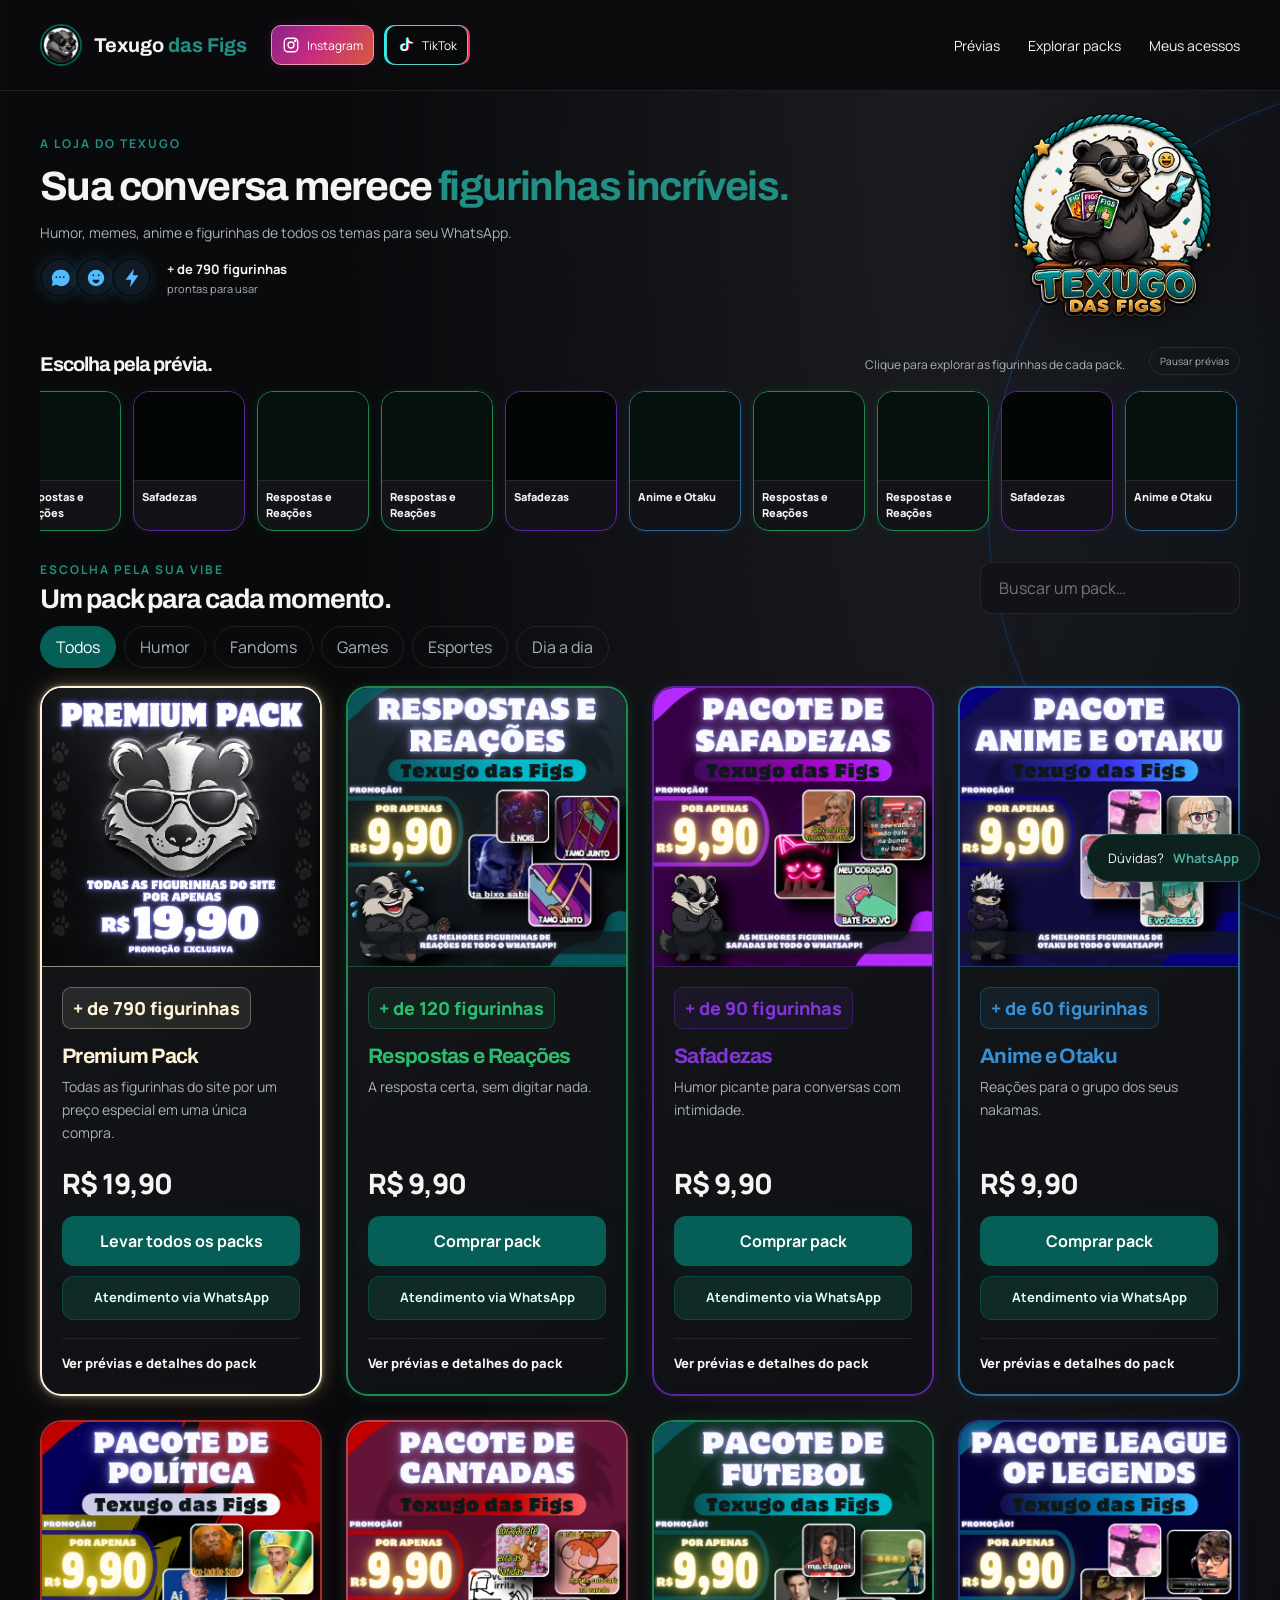
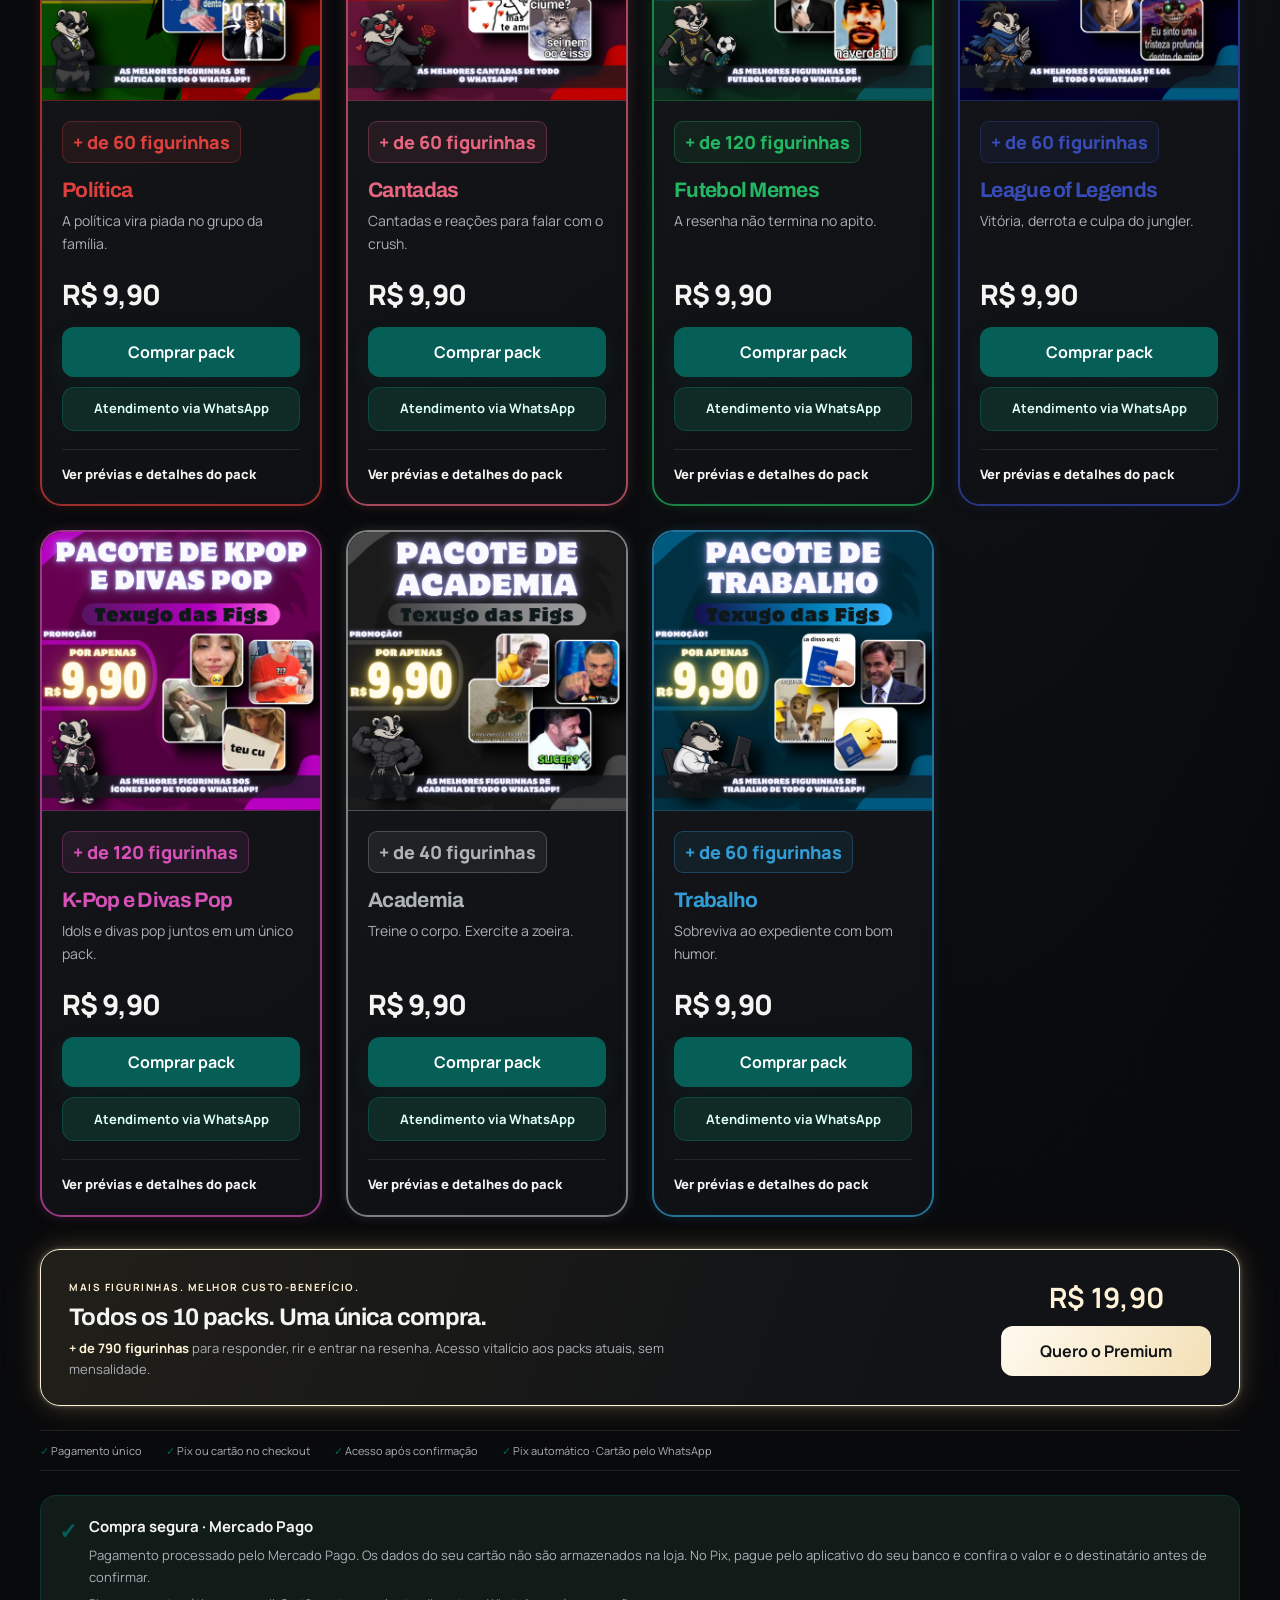
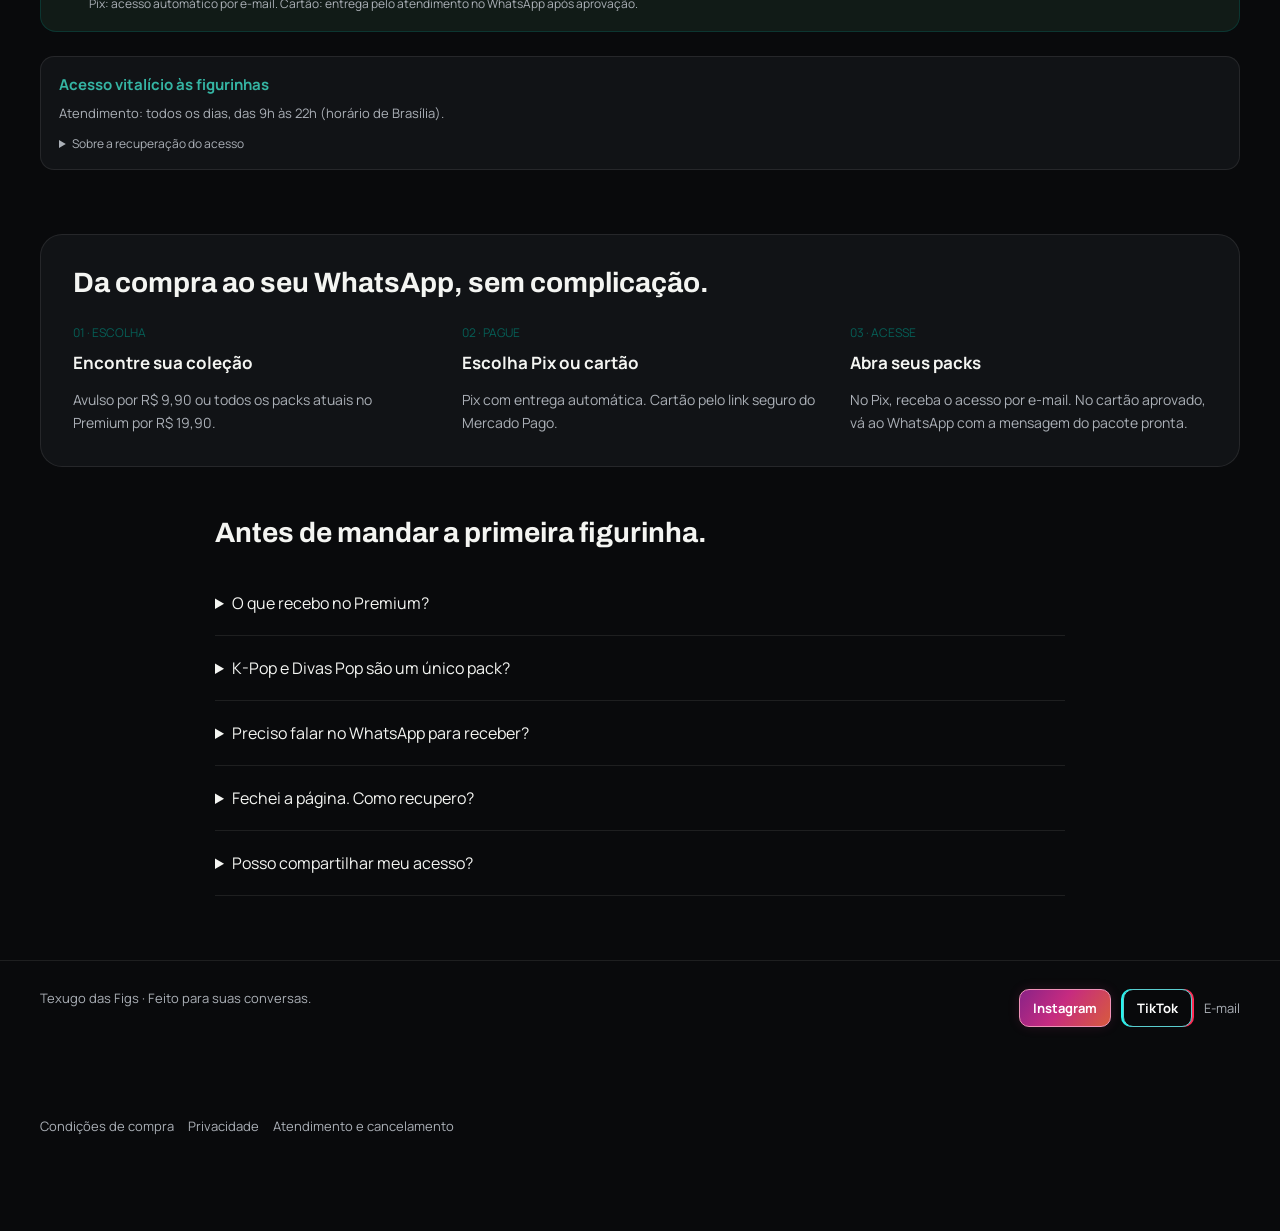
<file: index.html>
<!doctype html>
<html lang="pt-BR">
<head>
  <meta charset="utf-8"><meta name="viewport" content="width=device-width,initial-scale=1">
  <meta name="referrer" content="no-referrer"><meta name="theme-color" content="#050b09"><meta name="robots" content="noindex,nofollow">
  <meta name="description" content="Texugo das Figs — escolha seu pack, pague e acesse seus canais.">
  <title>Texugo das Figs · Seus packs, sem complicação</title>
  <link rel="icon" href="./media/icone02.png"><link rel="stylesheet" href="./styles.css?v=c48d117406fb">
  <script src="./app.js?v=14a1994e0dd2" type="module"></script>
</head>
<body>
  <div id="demo-banner" class="demo-banner" hidden>PRÉVIA LOCAL · Pagamentos e e-mails simulados. Nenhuma cobrança real.</div>
  <header class="header"><div class="brand-zone"><a class="brand" id="home-link" href="/"><img src="./media/icone02.png" alt=""><span>Texugo <strong>das Figs</strong></span></a><div class="social-links" aria-label="Redes sociais"><a class="social-link" href="https://www.instagram.com/texugodasfigs/" target="_blank" rel="noopener noreferrer" aria-label="Instagram do Texugo das Figs"><svg viewBox="0 0 24 24" aria-hidden="true"><rect x="3" y="3" width="18" height="18" rx="5"/><circle cx="12" cy="12" r="4"/><circle cx="17.5" cy="6.5" r=".8"/></svg><span>Instagram</span></a><a class="social-link" href="https://www.tiktok.com/@texugodasfigs" target="_blank" rel="noopener noreferrer" aria-label="TikTok do Texugo das Figs"><svg viewBox="0 0 24 24" aria-hidden="true"><path d="M14 3v12a4 4 0 1 1-4-4m4-8c0 4 3 6 6 6"/></svg><span>TikTok</span></a></div></div><nav aria-label="Principal"><a id="previews-link" href="/#previas">Prévias</a><a id="catalog-link" href="/#packs">Explorar packs</a><a id="recover-link" href="/recuperar">Meus acessos</a></nav></header>
  <main id="main" tabindex="-1"><p class="loading">Preparando suas figurinhas…</p></main>
  <footer><span>Texugo das Figs · Feito para suas conversas.</span><div class="footer-socials"><a href="https://www.instagram.com/texugodasfigs/" target="_blank" rel="noopener noreferrer">Instagram</a><a href="https://www.tiktok.com/@texugodasfigs" target="_blank" rel="noopener noreferrer">TikTok</a><a href="mailto:texugodasfigs@gmail.com">E-mail</a></div></footer>
  <a class="support" target="_blank" rel="noopener noreferrer" href="https://wa.me/5588992367356?text=Ol%C3%A1%2C%20Texugo%20das%20Figs!%20Queria%20saber%20mais%20sobre%20os%20seus%20packs." aria-label="Tirar dúvidas no WhatsApp">Dúvidas? <span>WhatsApp</span></a>
  <div class="policy-links" aria-label="Informações da loja"><a href="/condicoes">Condições de compra</a><a href="/privacidade">Privacidade</a><a href="/atendimento">Atendimento e cancelamento</a></div>
  <noscript>Ative o JavaScript para escolher um pacote e acompanhar sua compra.</noscript>
</body>
</html>
</file>
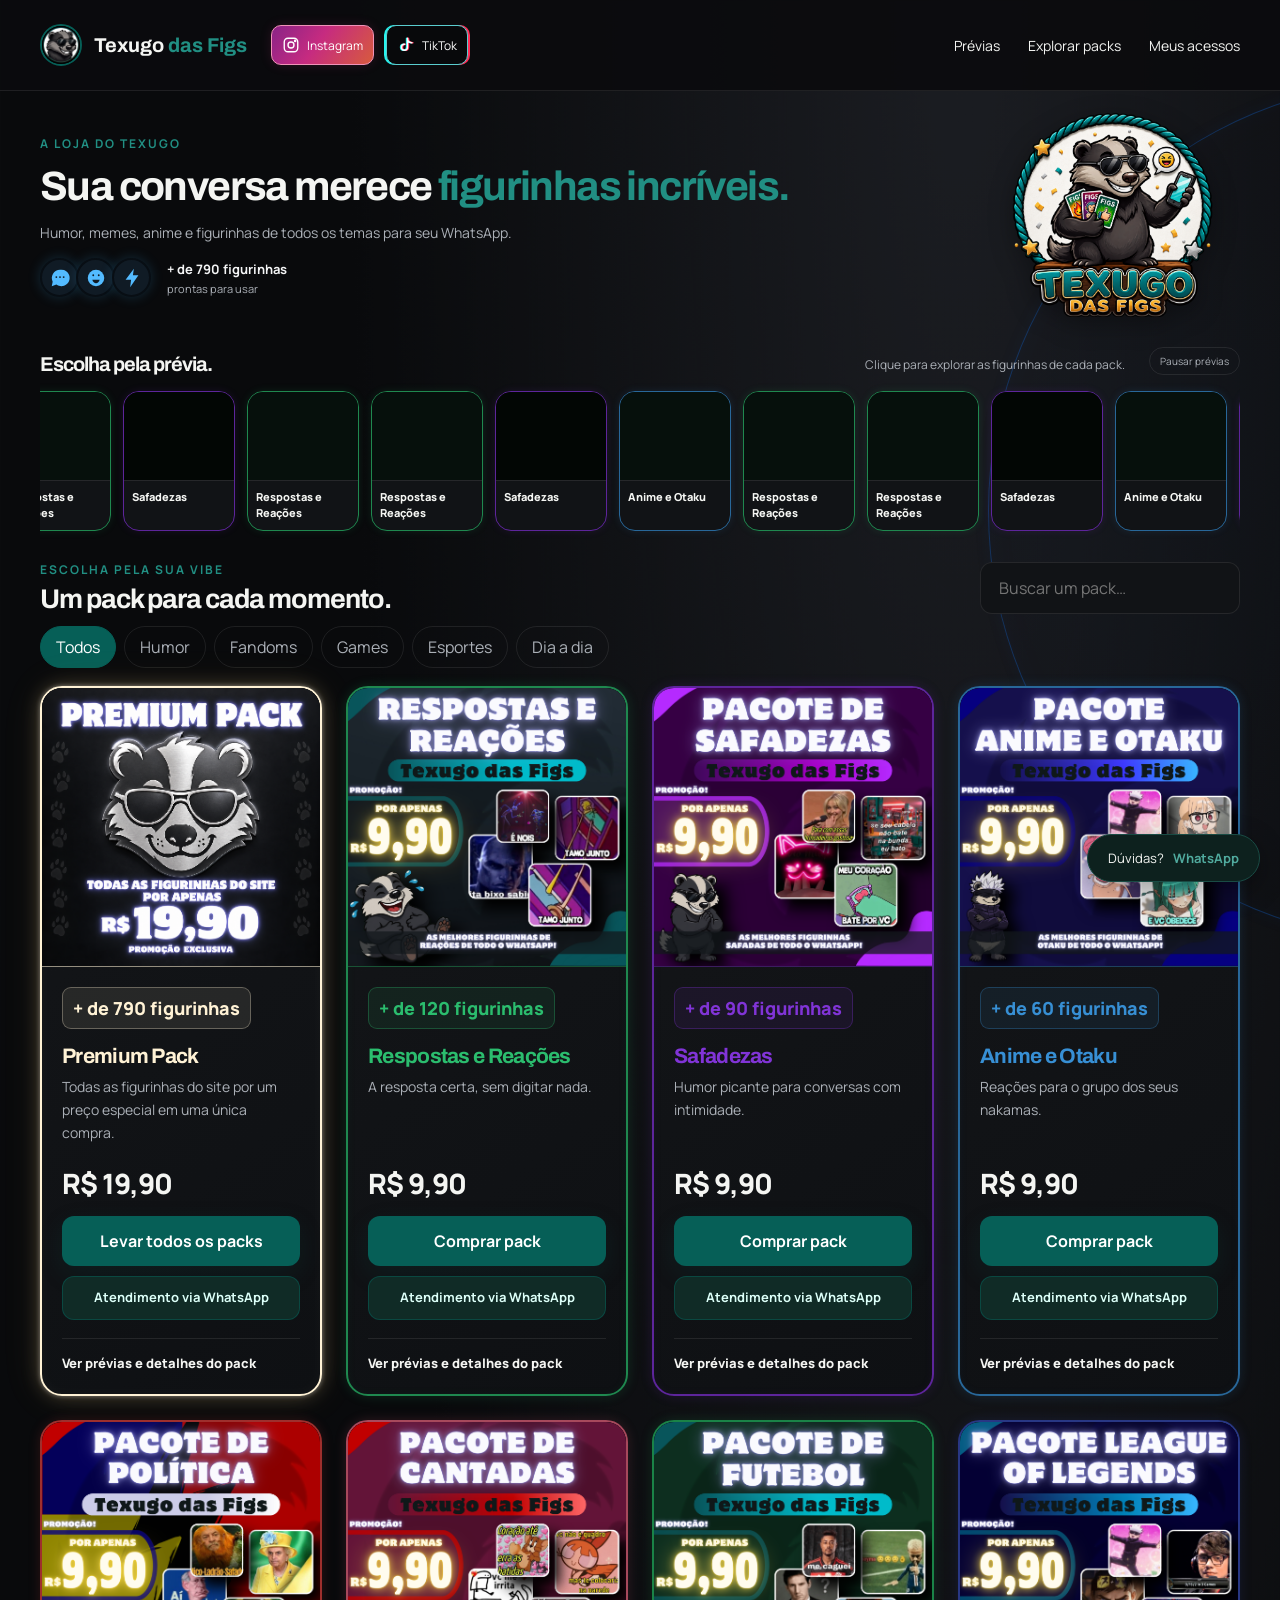
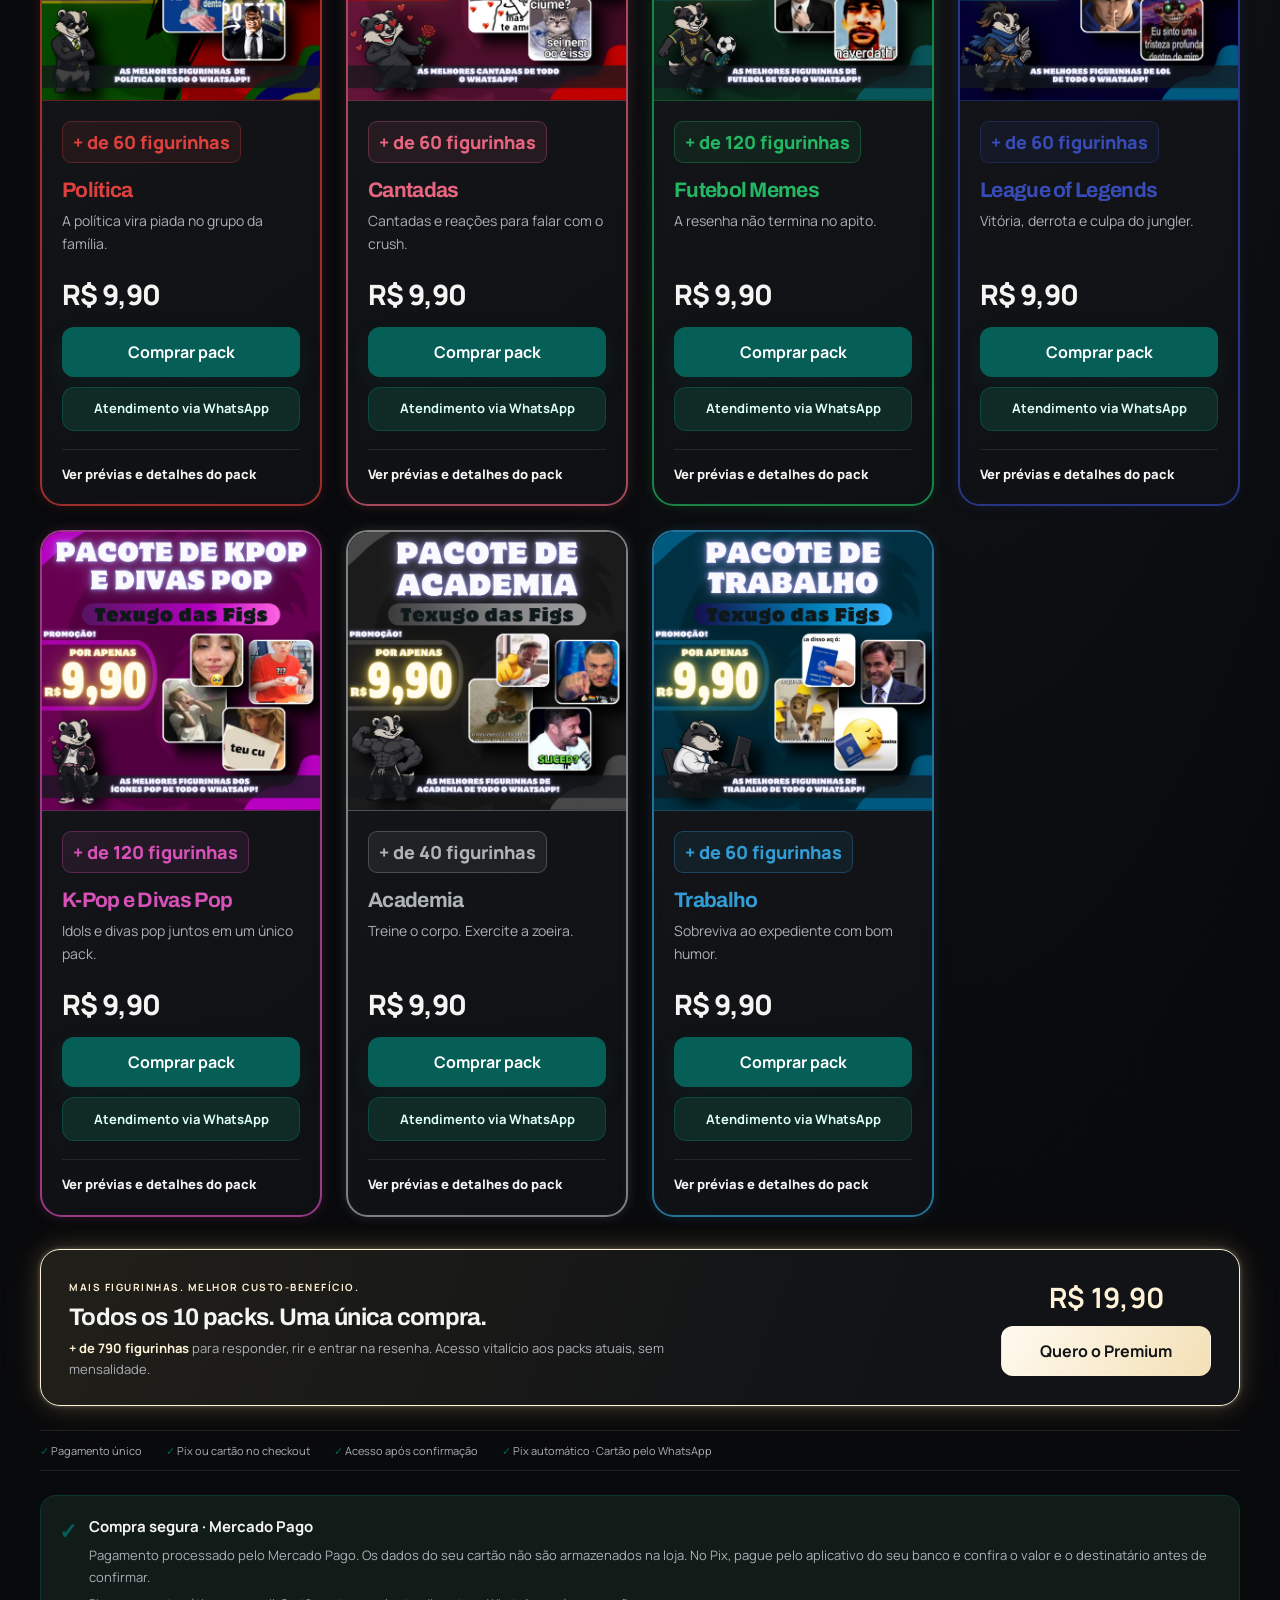
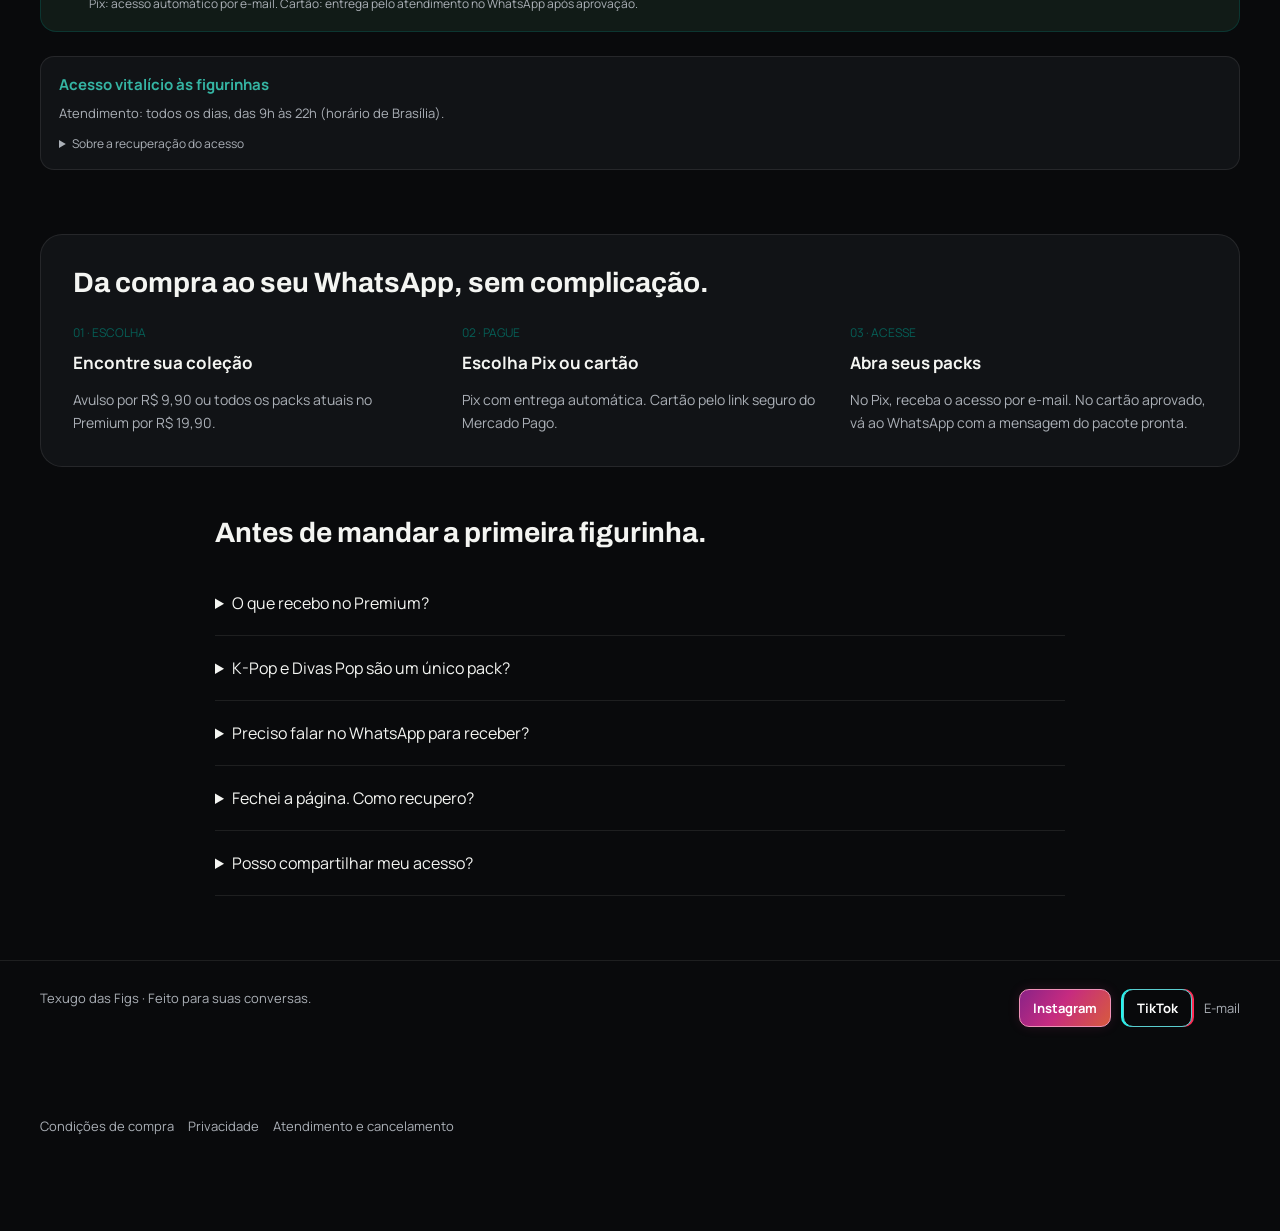
<file: tiktok/index.html>
<!doctype html>
<html lang="pt-BR">
<head>
  <meta charset="utf-8"><meta name="viewport" content="width=device-width,initial-scale=1">
  <meta name="referrer" content="no-referrer"><meta name="theme-color" content="#050b09"><meta name="robots" content="noindex,nofollow">
  <meta name="description" content="Texugo das Figs — escolha seu pack, pague e acesse seus canais.">
  <title>Texugo das Figs · Seus packs, sem complicação</title>
  <link rel="icon" href="../media/icone02.png"><link rel="stylesheet" href="../styles.css?v=c48d117406fb">
  <script src="../app.js?v=14a1994e0dd2" type="module"></script>
</head>
<body>
  <div id="demo-banner" class="demo-banner" hidden>PRÉVIA LOCAL · Pagamentos e e-mails simulados. Nenhuma cobrança real.</div>
  <header class="header"><div class="brand-zone"><a class="brand" id="home-link" href="/"><img src="../media/icone02.png" alt=""><span>Texugo <strong>das Figs</strong></span></a><div class="social-links" aria-label="Redes sociais"><a class="social-link" href="https://www.instagram.com/texugodasfigs/" target="_blank" rel="noopener noreferrer" aria-label="Instagram do Texugo das Figs"><svg viewBox="0 0 24 24" aria-hidden="true"><rect x="3" y="3" width="18" height="18" rx="5"/><circle cx="12" cy="12" r="4"/><circle cx="17.5" cy="6.5" r=".8"/></svg><span>Instagram</span></a><a class="social-link" href="https://www.tiktok.com/@texugodasfigs" target="_blank" rel="noopener noreferrer" aria-label="TikTok do Texugo das Figs"><svg viewBox="0 0 24 24" aria-hidden="true"><path d="M14 3v12a4 4 0 1 1-4-4m4-8c0 4 3 6 6 6"/></svg><span>TikTok</span></a></div></div><nav aria-label="Principal"><a id="previews-link" href="/#previas">Prévias</a><a id="catalog-link" href="/#packs">Explorar packs</a><a id="recover-link" href="/recuperar">Meus acessos</a></nav></header>
  <main id="main" tabindex="-1"><p class="loading">Preparando suas figurinhas…</p></main>
  <footer><span>Texugo das Figs · Feito para suas conversas.</span><div class="footer-socials"><a href="https://www.instagram.com/texugodasfigs/" target="_blank" rel="noopener noreferrer">Instagram</a><a href="https://www.tiktok.com/@texugodasfigs" target="_blank" rel="noopener noreferrer">TikTok</a><a href="mailto:texugodasfigs@gmail.com">E-mail</a></div></footer>
  <a class="support" target="_blank" rel="noopener noreferrer" href="https://wa.me/5588992367356?text=Ol%C3%A1%2C%20Texugo%20das%20Figs!%20Queria%20saber%20mais%20sobre%20os%20seus%20packs." aria-label="Tirar dúvidas no WhatsApp">Dúvidas? <span>WhatsApp</span></a>
  <div class="policy-links" aria-label="Informações da loja"><a href="/condicoes">Condições de compra</a><a href="/privacidade">Privacidade</a><a href="/atendimento">Atendimento e cancelamento</a></div>
  <noscript>Ative o JavaScript para escolher um pacote e acompanhar sua compra.</noscript>
</body>
</html>
</file>
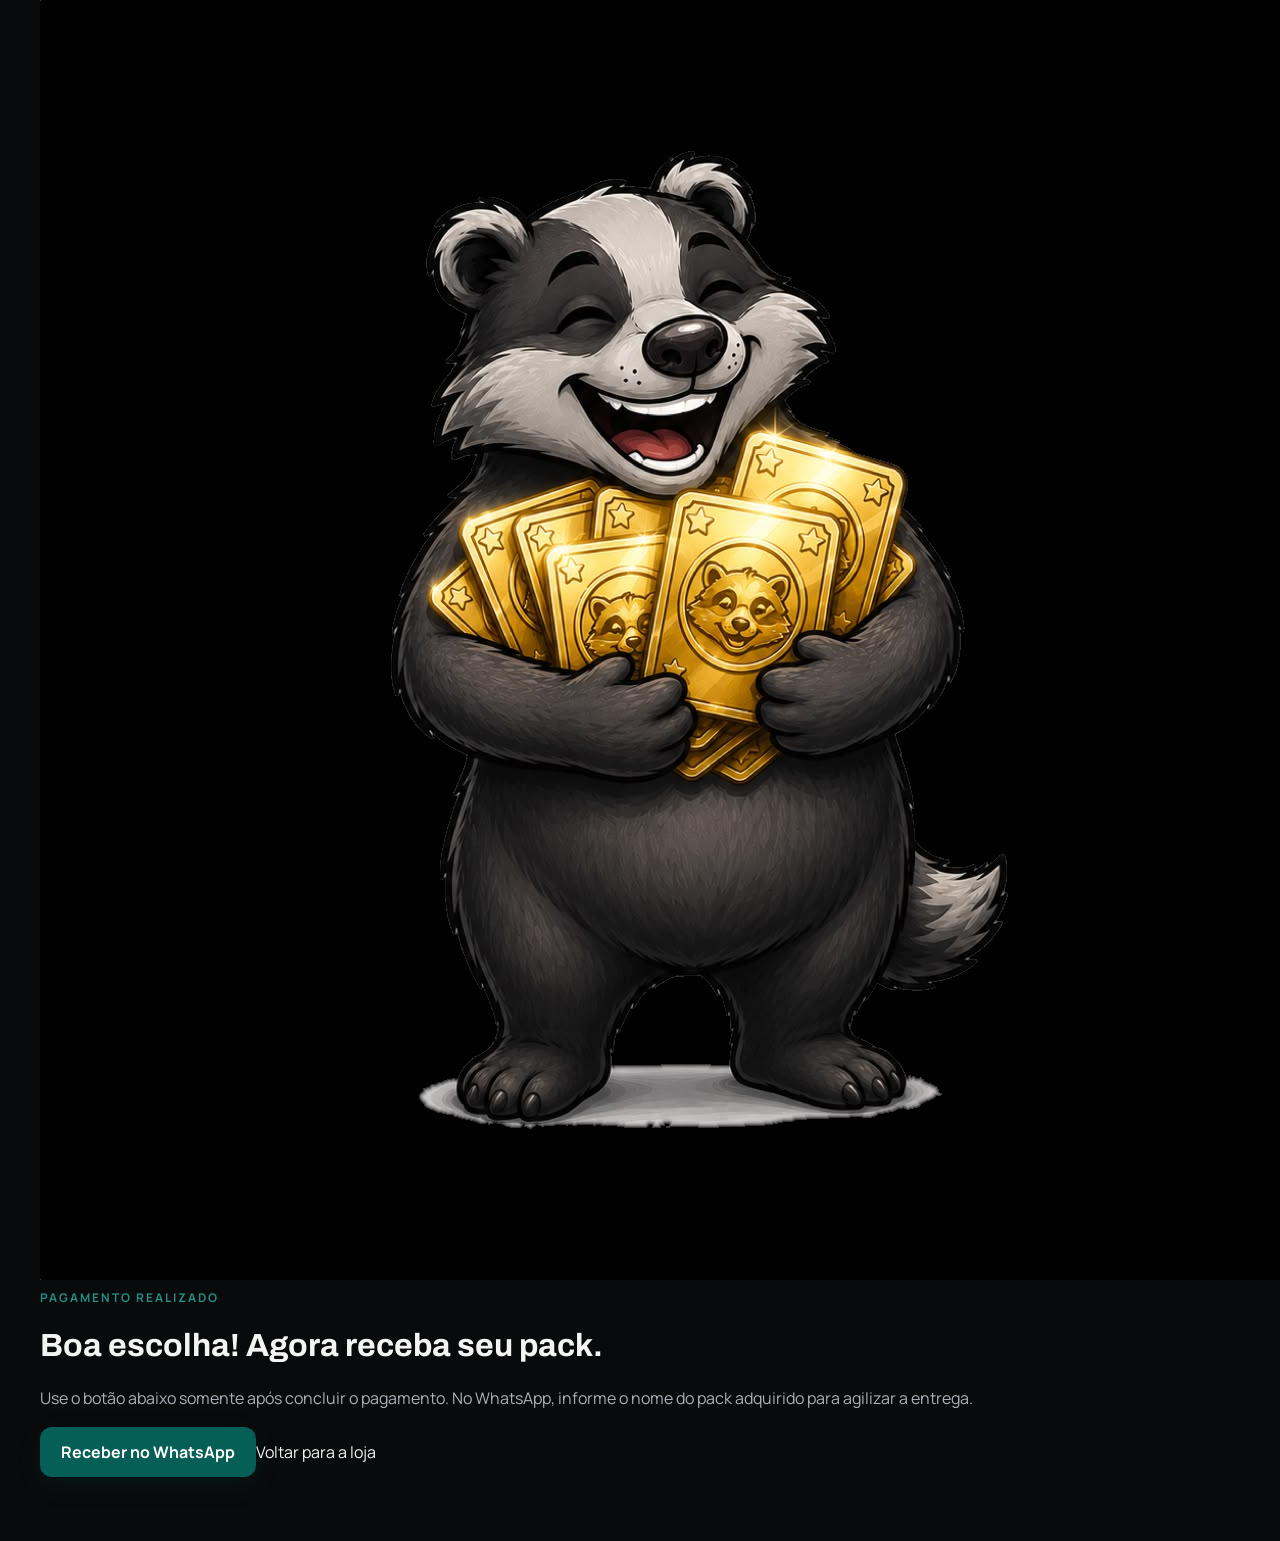
<file: obrigado.html>
<!doctype html><html lang="pt-BR"><head><meta charset="utf-8"><meta name="viewport" content="width=device-width,initial-scale=1"><title>Receba seu pack — Texugo das Figs</title><link rel="icon" href="assets/icone.png"><link rel="stylesheet" href="styles.css"></head><body><main class="success-page"><img src="assets/mascote-cartoes.jpeg" alt="Texugo feliz"><span class="eyebrow">PAGAMENTO REALIZADO</span><h1>Boa escolha! Agora receba seu pack.</h1><p>Use o botão abaixo somente após concluir o pagamento. No WhatsApp, informe o nome do pack adquirido para agilizar a entrega.</p><a class="button primary" data-whatsapp-post-payment href="#">Receber no WhatsApp</a><a class="text-link" href="index.html">Voltar para a loja</a></main><script src="data.js"></script><script src="app.js"></script></body></html>
</file>
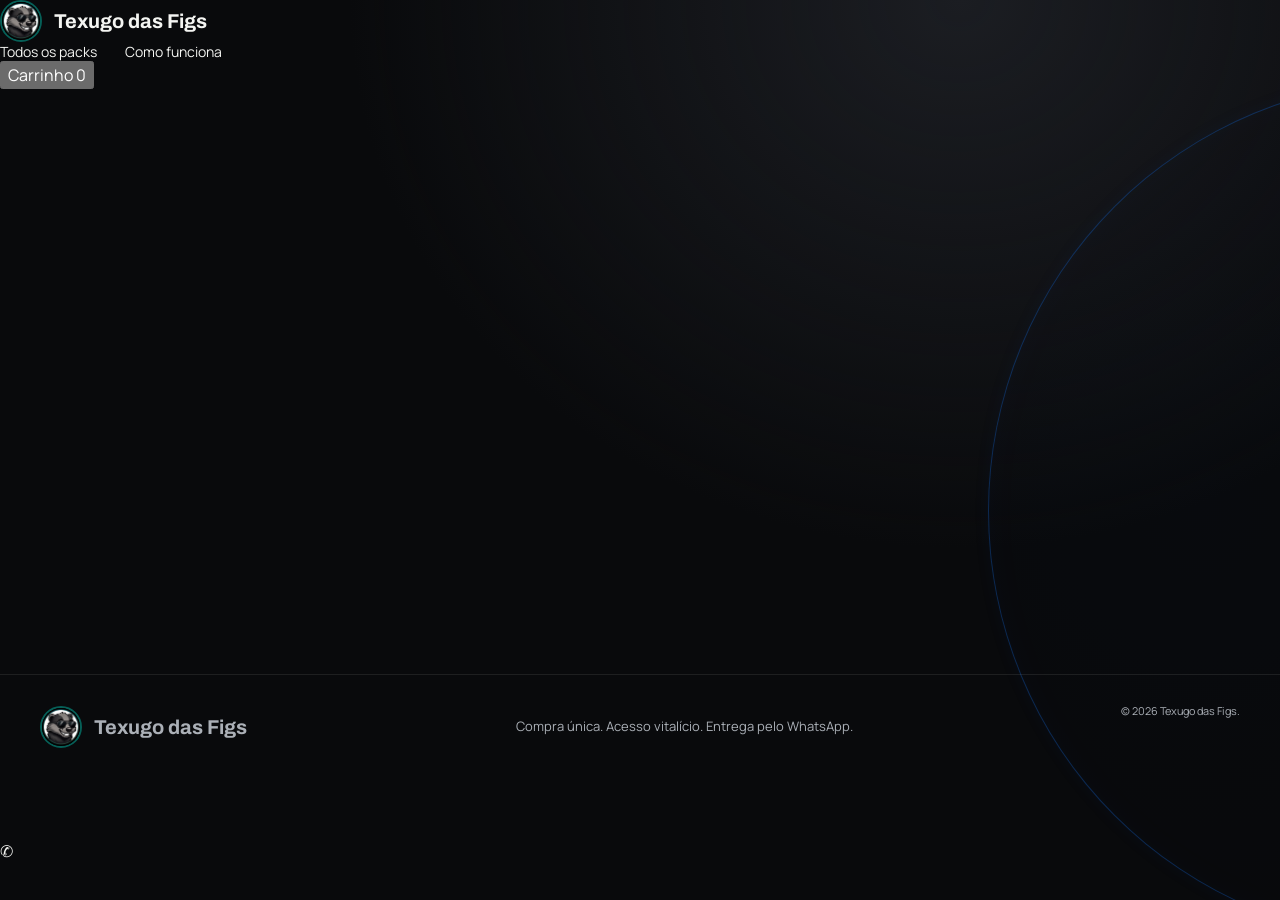
<file: pack.html>
<!doctype html><html lang="pt-BR"><head><meta charset="utf-8"><meta name="viewport" content="width=device-width,initial-scale=1"><meta name="theme-color" content="#061510"><title>Pack — Texugo das Figs</title><link rel="icon" href="assets/icone02.png"><link rel="stylesheet" href="styles.css"></head><body>
<header class="site-header"><a class="brand" href="index.html"><img src="assets/icone02.png" alt="Ícone do Texugo das Figs"><span>Texugo <b>das Figs</b></span></a><nav><a href="index.html#packs">Todos os packs</a><a href="index.html#como-funciona">Como funciona</a></nav><button class="cart-button" data-cart-open>Carrinho <span data-cart-count>0</span></button></header>
<main id="product-page"></main>
<footer><a class="brand" href="index.html"><img src="assets/icone02.png" alt="Ícone do Texugo das Figs"><span>Texugo <b>das Figs</b></span></a><p>Compra única. Acesso vitalício. Entrega pelo WhatsApp.</p><small>© 2026 Texugo das Figs.</small></footer>
<div class="cart-overlay" data-cart-overlay hidden><aside class="cart" role="dialog" aria-modal="true"><div class="cart-head"><h2>Seu carrinho</h2><button data-cart-close>×</button></div><div data-cart-items></div><div class="cart-total"><span>Total</span><strong data-cart-total>R$ 0,00</strong></div><button class="button primary wide" data-checkout>Finalizar compra</button></aside></div>
<a class="whatsapp-float" data-social="whatsapp" href="#">✆</a><script src="data.js"></script><script src="app.js"></script></body></html>
</file>
<file: styles.css>
@import url('https://fonts.googleapis.com/css2?family=Archivo:wght@500;600;700;800;900&family=Manrope:wght@400;500;600;700;800&display=swap');
:root{color-scheme:dark;--bg:#050b09;--panel:#0a1512;--line:rgba(255,255,255,.11);--text:#f4f5f2;--muted:#9eada7;--green:#18ad78;--radius:22px;font-family:Manrope,Arial,Helvetica,sans-serif;background:var(--bg);color:var(--text)}
*{box-sizing:border-box}body{margin:0}a{color:inherit;text-decoration:none}button,input{font:inherit}button,a,input{touch-action:manipulation}button{cursor:pointer}button:disabled{cursor:wait;opacity:.55}[hidden]{display:none!important}:focus-visible{outline:3px solid var(--green);outline-offset:5px}button,a,input{outline-offset:4px}
.demo-banner{text-align:center;background:#e8c66d;color:#201a08;font-size:13px;font-weight:700;padding:10px 16px}.header{max-width:1440px;margin:auto;padding:24px 40px;display:flex;align-items:center;justify-content:space-between;border-bottom:1px solid var(--line);gap:20px}.brand{display:flex;align-items:center;gap:12px;font-size:20px;font-weight:700;white-space:nowrap}.brand img{width:42px;height:42px;object-fit:contain}.brand strong{color:var(--green)}nav{display:flex;gap:28px;font-size:14px}nav a:hover{color:var(--green)}main{max-width:1440px;margin:auto;padding:0 40px 64px;min-height:65vh}.hero{padding:70px 0 54px;display:grid;grid-template-columns:1.4fr 1fr;gap:50px;align-items:center}.eyebrow{font-size:12px;letter-spacing:2px;color:var(--green);font-weight:700;text-transform:uppercase}.hero h1{font-size:clamp(38px,5.7vw,78px);line-height:1.04;letter-spacing:-3px;margin:20px 0 24px;max-width:850px}.hero h1 em{font-style:normal;color:var(--green)}p{color:var(--muted);line-height:1.65}.hero p{max-width:550px;font-size:17px}.button{display:inline-flex;align-items:center;justify-content:center;gap:8px;min-height:48px;padding:13px 20px;border-radius:12px;background:var(--green);color:#17260a;font-weight:700;border:1px solid transparent}.button:hover{filter:brightness(1.07)}.secondary{background:transparent;color:var(--text);border-color:var(--line)}.hero-actions{display:flex;gap:12px;flex-wrap:wrap;margin-top:30px}.hero-feature{background:var(--panel);padding:16px;border:1px solid #726733;border-radius:var(--radius);max-width:380px;justify-self:end;transform:rotate(2deg)}.hero-feature img{width:100%;aspect-ratio:1;object-fit:contain;display:block;border-radius:13px}.hero-feature div{padding:14px 8px 4px;display:flex;justify-content:space-between;align-items:center;gap:10px}.hero-feature strong{font-size:22px}.hero-feature span{font-size:12px;color:var(--green)}.benefits{display:flex;gap:28px;flex-wrap:wrap;padding:20px 0;border-top:1px solid var(--line);border-bottom:1px solid var(--line);font-size:13px;color:var(--muted)}.benefits span::before{content:'✓ ';color:var(--green)}.section-head{display:flex;justify-content:space-between;align-items:end;gap:24px;margin:48px 0 24px}.section-head h2{font-size:34px;letter-spacing:-1px;margin:8px 0 0}.search{background:var(--panel);border:1px solid var(--line);padding:14px 18px;border-radius:12px;color:var(--text);width:260px}.filters{display:flex;gap:8px;flex-wrap:wrap;margin-bottom:24px}.filter{border:1px solid var(--line);background:transparent;color:var(--muted);padding:9px 15px;border-radius:30px}.filter[aria-pressed=true]{color:#17260a;background:var(--green);border-color:var(--green)}.grid{display:grid;grid-template-columns:repeat(4,minmax(0,1fr));gap:20px}.card{background:var(--panel);border:1px solid var(--line);border-radius:var(--radius);overflow:hidden;display:flex;flex-direction:column}.card:hover{border-color:var(--accent)}.cover{display:block;width:100%;aspect-ratio:1;object-fit:contain;background:#09120f}.card-body{padding:20px;display:flex;flex-direction:column;flex:1}.count{font-size:18px;font-weight:800;color:var(--accent);margin-bottom:14px}.card h3{font-size:22px;letter-spacing:-.7px;margin:0 0 8px}.card p{font-size:14px;margin:0 0 20px}.card small{color:var(--muted);display:block;line-height:1.5;margin-top:10px}.card-bottom{margin-top:auto}.price{font-size:28px;font-weight:800;letter-spacing:-1px;display:block;margin-bottom:16px}.card .button{width:100%;min-height:44px}.steps{margin-top:64px;border:1px solid var(--line);border-radius:var(--radius);padding:32px;background:var(--panel)}.steps h2{margin:0 0 26px;font-size:28px}.step-grid{display:grid;grid-template-columns:repeat(3,1fr);gap:32px}.step-grid b{font-size:17px}.step-grid span{display:block;color:var(--green);font-size:12px;margin-bottom:10px}.step-grid p{font-size:14px;margin-bottom:0}.faq{max-width:850px;margin:50px auto 0}.faq h2{font-size:28px}details{border-bottom:1px solid var(--line);padding:20px 0}summary{cursor:pointer;line-height:1.5}details p{font-size:14px}footer{border-top:1px solid var(--line);max-width:1360px;margin:auto;padding:28px 40px 90px;display:flex;justify-content:space-between;gap:20px;color:var(--muted);font-size:13px}.support{position:fixed;right:20px;bottom:18px;border:1px solid #35523b;background:#152b1f;box-shadow:0 8px 28px #0005;border-radius:40px;padding:14px 20px;font-size:13px;z-index:5}.support span{color:var(--green);font-weight:bold;margin-left:6px}.checkout{max-width:980px;margin:52px auto;display:grid;grid-template-columns:.8fr 1fr;gap:40px;align-items:start}.order-summary{border:1px solid var(--line);border-radius:var(--radius);overflow:hidden;background:var(--panel)}.order-summary img{width:100%;aspect-ratio:1;object-fit:contain;display:block}.order-summary .info{padding:24px}.order-summary h2{font-size:26px;margin:0 0 14px}.checkout h1,.delivery h1{font-size:38px;letter-spacing:-1.5px;line-height:1.1;margin:16px 0}.checkout label,.recover label{display:block;margin:28px 0 10px;font-weight:700;font-size:14px}.checkout input[type=email],.recover input{display:block;width:100%;padding:16px;border:1px solid #526358;background:var(--panel);color:var(--text);border-radius:12px}.checkout .check{display:flex;align-items:start;gap:12px;line-height:1.6;font-weight:400;margin:22px 0}.check input{margin-top:5px;width:18px;height:18px;flex-shrink:0}.full{width:100%;margin-top:20px}.note{font-size:13px}.upgrade{border:1px solid #6e794d;border-radius:14px;padding:18px;margin-top:24px;background:#1f2919}.upgrade p{font-size:14px;margin:8px 0 14px}.error{color:#ffb3a7;line-height:1.5}.error:empty{display:none}.delivery,.recover{max-width:750px;margin:60px auto}.status-icon{font-size:32px;color:var(--green);background:var(--panel);width:64px;height:64px;border:1px solid var(--line);border-radius:50%;display:grid;place-items:center}.access-list{display:grid;grid-template-columns:1fr 1fr;gap:12px;margin:28px 0}.access{display:flex;justify-content:space-between;align-items:center;padding:20px;border-radius:14px;border:1px solid #425737;background:#1b2b1b;font-weight:700;line-height:1.5;gap:10px}.access:hover{border-color:var(--green)}.access span{color:var(--green)}.demo-tools{background:#231f12;border:1px dashed #a38b47;padding:18px;border-radius:14px;margin:30px 0}.demo-tools strong{display:block;color:#f2d475;font-size:14px}.demo-tools p{font-size:13px}.demo-buttons{display:flex;flex-wrap:wrap;gap:8px}.demo-buttons button{padding:10px;border:1px solid #a38b47;background:transparent;color:#f2d475;border-radius:8px}pre{white-space:pre-wrap;overflow-wrap:anywhere;background:var(--panel);padding:18px;line-height:1.7;font-size:12px;border-radius:12px}.loading{padding:60px;text-align:center}.origin{color:var(--muted);font-size:12px}.empty{padding:30px;text-align:center;grid-column:1/-1}
.cover{height:auto}
@media(max-width:1100px){.grid{grid-template-columns:repeat(3,minmax(0,1fr))}.hero h1{letter-spacing:-2px}.header,main{padding-left:24px;padding-right:24px}}
@media(max-width:760px){.grid{grid-template-columns:repeat(2,minmax(0,1fr));gap:14px}.hero{grid-template-columns:1fr;padding:40px 0;gap:30px}.hero-feature{display:none}.hero h1{font-size:48px}.hero p{font-size:16px}.benefits{gap:16px}.header{padding:18px 20px}.brand{font-size:16px;gap:8px}.brand img{width:32px;height:32px}nav{gap:14px;font-size:12px}nav a:first-child{display:none}.section-head{align-items:start;flex-direction:column}.search{width:100%}.card-body{padding:16px}.card h3{font-size:20px}.card p{font-size:13px}.count{font-size:18px}.price{font-size:28px}.step-grid{grid-template-columns:1fr;gap:22px}.steps{padding:24px}.checkout{grid-template-columns:1fr;gap:24px;margin-top:30px}.order-summary{display:flex;align-items:center}.order-summary img{width:140px;height:140px}.order-summary .info{padding:16px}.order-summary h2{font-size:22px}.order-summary .price{margin:0}.order-summary .count{font-size:16px}.access-list{grid-template-columns:1fr}.delivery h1,.checkout h1{font-size:32px}footer{flex-direction:column;padding-left:24px;padding-right:24px}.demo-banner{font-size:11px}.delivery,.recover{margin:38px auto}.support{padding:12px 16px}}
@media(max-width:430px){main{padding-left:16px;padding-right:16px}.grid{grid-template-columns:1fr}.hero h1{font-size:44px}.section-head h2{font-size:30px}.card-body{padding:22px}.card h3{font-size:24px}.order-summary img{width:110px;height:110px}.order-summary h2{font-size:19px}.order-summary .info{padding:12px}.brand{font-size:14px}.header{gap:10px}}
@media(prefers-reduced-motion:no-preference){.card,.button{transition:border-color .15s,filter .15s}html{scroll-behavior:smooth}}

/* Identidade da loja original: verde esmeralda sobre fundo escuro. */
body{background:radial-gradient(circle at 78% 3%,#0b2820 0,transparent 25%),var(--bg)}
h1,h2,h3,.brand{font-family:Archivo,Arial,sans-serif}
.button,.filter[aria-pressed=true]{color:#031710}.button{box-shadow:0 10px 25px #18ad7828}
.button.secondary{color:var(--text);box-shadow:none}
.brand img{border-radius:50%;border:2px solid #0b6754}
.brand-zone{display:flex;align-items:center;gap:24px;min-width:0}
.social-links,.footer-socials{display:flex;align-items:center;gap:12px}
.social-link{display:inline-flex;align-items:center;justify-content:center;gap:7px;min-width:40px;min-height:40px;border:1px solid var(--line);border-radius:10px;padding:8px 10px;font-size:12px;color:var(--muted);background:#ffffff05}
.social-link:hover{border-color:var(--green);color:var(--text)}
.social-link svg{width:18px;height:18px;fill:none;stroke:currentColor;stroke-width:1.8;stroke-linecap:round;stroke-linejoin:round}
.card{border-color:var(--accent)}.card-body{border-top:1px solid var(--accent)}.card h3{color:var(--accent)}
.service-button{font-size:13px;line-height:1.5;text-align:center;border-color:#25d36680;color:#d6ffec!important;background:#123d2c;min-height:44px;margin-top:10px;padding:10px}
.preview-link{display:flex;align-items:center;justify-content:space-between;gap:12px;width:100%;margin-top:18px;padding:15px 0 0;border:0;border-top:1px solid var(--line);background:transparent;color:var(--text);font-size:13px;font-weight:800;text-align:left;line-height:1.5}
.preview-link:hover{color:var(--accent)}.preview-link span{color:var(--accent)}
.preview-showcase{margin-top:40px}.preview-showcase .section-head p{font-size:14px;margin:0}
.preview-rail{display:flex;gap:16px;overflow-x:auto;padding:8px 0 18px;scrollbar-width:thin;scrollbar-color:var(--green) var(--bg)}
.preview-tile{flex:0 0 154px;min-width:0;display:flex;flex-direction:column;align-items:stretch;border:1px solid var(--accent);border-radius:16px;overflow:hidden;padding:0;background:var(--panel);color:var(--text);text-align:left}
.preview-tile img,.preview-tile video{display:block;width:100%;height:154px;object-fit:contain;background:#06100c;pointer-events:none;padding:8px}
.preview-tile span{border-top:1px solid var(--line);padding:12px;font-size:12px;font-weight:800;min-height:54px;line-height:1.5}
.preview-open{overflow:hidden}
.preview-dialog{color:var(--text);background:linear-gradient(145deg,#0a1512,#050b09);border:1px solid var(--accent);border-radius:22px;width:min(780px,calc(100% - 32px));max-height:90dvh;padding:26px;overflow:auto;box-shadow:0 30px 80px #0009;scrollbar-width:thin}
.preview-dialog::backdrop{background:#000c;backdrop-filter:blur(8px)}
.preview-head{display:flex;align-items:start;justify-content:space-between;gap:18px}
.preview-head h2{font-size:32px;margin:12px 0 0;color:var(--accent);line-height:1.1}
.preview-close{flex-shrink:0;width:40px;height:40px;border:1px solid var(--line);border-radius:50%;background:#ffffff08;color:#fff;font-size:26px}
.preview-description{font-size:14px;margin:18px 0}
.preview-stage{display:grid;place-items:center;height:clamp(230px,40vh,400px);background:#020705;border:1px solid var(--line);border-radius:14px;overflow:hidden}
.preview-stage img,.preview-stage video{display:block;width:100%;height:100%;max-height:clamp(230px,40vh,400px);object-fit:contain}
.preview-controls{display:flex;align-items:center;justify-content:space-between;gap:20px;margin-top:14px;font-size:13px;color:var(--muted)}
.preview-controls .button{min-height:40px;padding:8px 16px}
.preview-dots{display:flex;gap:8px;justify-content:center;margin:14px 0;flex-wrap:wrap}
.preview-dots button{border:1px solid var(--line);border-radius:50%;width:30px;height:30px;color:var(--muted);background:transparent;font-size:12px}
.preview-dots button[aria-pressed=true]{background:var(--accent);border-color:var(--accent);color:var(--bg);font-weight:bold}
.preview-buy{border-top:1px solid var(--line);padding-top:20px;margin-top:20px;display:flex;justify-content:space-between;align-items:center;gap:20px}
.preview-buy .count{display:block;margin-bottom:10px}.preview-buy .price{margin-bottom:0}
.preview-buy-actions{display:grid;max-width:330px}.preview-buy-actions .button{font-size:13px;text-align:center}
@media(max-width:1100px){.social-link span{display:none}.brand-zone{gap:14px}}
@media(max-width:760px){#catalog-link,#previews-link{display:none}.header{gap:10px}.brand-zone{gap:10px}.social-links{gap:6px}.social-link{min-width:36px;padding:7px}.preview-tile{flex-basis:132px}.preview-tile img,.preview-tile video{height:132px}.preview-dialog{padding:18px;width:calc(100% - 20px)}.preview-head h2{font-size:26px}.preview-buy{align-items:stretch;flex-direction:column}.preview-buy-actions{max-width:none}.preview-description{font-size:13px}.preview-showcase .section-head{gap:12px}.footer-socials{flex-wrap:wrap}.brand{font-size:14px}}
@media(max-width:370px){.brand span{display:none}}
.offer-section{min-height:70vh;display:grid;place-items:center;padding:48px 0}
.policy-links{max-width:1360px;margin:0 auto;padding:0 40px 96px;display:flex;flex-wrap:wrap;gap:14px;font-size:13px;color:var(--muted)}.policy-links a:hover,.legal-inline{color:var(--green);text-decoration:underline}.information-page{max-width:800px;margin:48px auto;overflow-wrap:anywhere}.information-page h1{font-size:36px;line-height:1.15}.information-page h2{font-size:22px;margin-top:30px}.information-page p{font-size:15px;line-height:1.8}.information-page .hero-actions{margin:20px 0}
.purchase-conditions details{padding:10px 0 0;border:0}.purchase-conditions summary{font-size:12px;color:var(--muted)}
.purchase-conditions{margin:20px 0;padding:16px 18px;border:1px solid var(--line);border-radius:14px;background:var(--panel)}.purchase-conditions strong{color:var(--green);font-size:15px}.purchase-conditions p{margin:8px 0 0;font-size:13px;line-height:1.65}
.secure-purchase{display:flex;align-items:flex-start;gap:12px;padding:18px;margin:24px 0;border:1px solid #18ad7866;border-radius:16px;background:#0e201a;line-height:1.6}.secure-purchase>span{color:var(--green);font-weight:800;font-size:22px;flex-shrink:0}.secure-purchase strong{color:var(--text);font-size:15px}.secure-purchase p{font-size:13px;margin:6px 0}.secure-purchase small{display:block;color:var(--muted);font-size:12px}.checkout .secure-purchase{margin-bottom:24px}
.payment-methods{border:1px solid var(--line);border-radius:16px;padding:16px;margin:0 0 22px}.payment-methods legend{padding:0 6px;font-weight:700}.payment-methods .check{margin:10px 0}.payment-wait{padding:16px;border:1px solid #18ad7866;border-radius:14px;background:#0e201a;line-height:1.65}.pix-box{margin:24px auto;padding:24px;border:1px solid var(--green);border-radius:20px;max-width:540px;text-align:left}.pix-box h2{font-size:24px}.pix-qr{display:block;margin:20px auto;background:white;border:12px solid white;border-radius:12px;max-width:100%;height:auto}.pix-box textarea{width:100%;box-sizing:border-box;resize:vertical;padding:12px;border:1px solid var(--line);border-radius:10px;background:#050b09;color:var(--text);font:14px monospace;overflow-wrap:anywhere;margin:8px 0 14px}.pix-box label{font-weight:700}[hidden]{display:none!important}
.payment-checkout{display:block;max-width:600px;margin:44px auto}.payment-card{padding:30px;border:1px solid #18ad7866;border-radius:24px;background:#080e0c;box-shadow:0 24px 70px #0007}.payment-checkout h1{font-size:30px;line-height:1.2;letter-spacing:-.8px}.payment-pack{display:flex;align-items:center;gap:14px;background:#121b18;border:1px solid var(--line);border-radius:16px;padding:12px 16px;margin:22px 0 14px}.payment-pack img{width:52px;height:52px;object-fit:contain;border-radius:8px}.payment-pack strong,.payment-pack span{display:block;line-height:1.5}.payment-pack span{color:var(--muted);font-size:16px}.payment-actions{display:grid;gap:12px}.payment-actions .button,.payment-checkout .method-help,.payment-checkout #pay,.payment-checkout #faq-back{width:100%;border-radius:40px;min-height:56px;text-align:center}.payment-actions .button{flex-direction:column;gap:2px;padding:12px 18px}.payment-actions strong{font-size:19px}.payment-actions small{font-size:12px;font-weight:500}.payment-checkout .method-pix{background:#00c875;border:1px solid #13e394;color:#021b10;box-shadow:none}.payment-checkout .method-card{background:#2979f7;border:1px solid #559aff;color:#fff;box-shadow:none}.payment-checkout .method-help{background:#101512;border:1px solid #82958b;color:#fff;box-shadow:none;font-size:16px}.payment-checkout .button:focus-visible,.payment-back:focus-visible,.payment-questions summary:focus-visible{outline:3px solid #fff;outline-offset:4px}.payment-back{border:0;background:transparent;padding:10px 0;color:var(--muted);font-size:13px}.payment-pack-line{padding:12px 16px;background:#121b18;border-radius:12px}.payment-questions{display:grid;gap:12px;margin:22px 0}.payment-questions details{padding:0;border:1px solid #82958b;border-radius:26px;background:#101512;overflow:hidden}.payment-questions summary{padding:15px 20px;font-size:15px;font-weight:700;text-align:center;list-style:none}.payment-questions summary::-webkit-details-marker{display:none}.payment-questions summary::after{content:' +';color:var(--green)}.payment-questions details[open] summary::after{content:' −'}.payment-questions p{padding:0 20px 18px;margin:0;font-size:14px}.payment-checkout h1:focus{outline:none}@media(max-width:500px){.payment-checkout{margin:24px auto}.payment-card{padding:24px 18px}.payment-checkout h1{font-size:27px}.payment-questions summary{padding:15px;font-size:14px}.payment-pack img{width:44px;height:44px}.payment-checkout #pay{font-size:14px;padding:14px 12px}}
.offer-card{width:min(510px,100%);padding:28px;border:1px solid #18ad7866;border-radius:24px;background:linear-gradient(145deg,#0a1512,#050b09);box-shadow:0 24px 70px #0007,0 0 32px #18ad780b}
.offer-brand{margin-bottom:28px}.offer-card h1{font-size:30px;line-height:1.15;letter-spacing:-1px;margin:14px 0 8px}.offer-subtitle{font-size:13px;margin:0 0 20px}
.offer-message{display:flex;align-items:start;gap:10px;margin-top:12px}.offer-message img{width:30px;height:30px;border:1px solid var(--green);border-radius:50%;object-fit:cover;margin-top:8px;flex-shrink:0}.offer-message p{margin:0;padding:14px 16px;background:#0e201a;border:1px solid var(--line);border-radius:16px 16px 16px 4px;font-size:14px;line-height:1.6;flex:1}.offer-message strong{color:var(--text)}
.offer-actions{display:grid;gap:10px;margin:22px 0 16px}.offer-actions .button{border-radius:40px;min-height:48px;font-size:14px;line-height:1.5;text-align:center}.offer-actions .secondary{border-color:#9eada780}
.offer-about{font-size:12px;border-top:1px solid var(--line);border-bottom:0;padding:16px 0}.offer-about p{font-size:12px}.offer-back{font-size:13px;color:var(--green);font-weight:700}.offer-brand span{display:inline!important}
@media(max-width:500px){.offer-section{padding:28px 0}.offer-card{padding:22px 18px}.offer-card h1{font-size:27px}.offer-message p{font-size:13px;padding:12px}.offer-actions .button{font-size:13px}.offer-brand{margin-bottom:24px}}

/* Acervo atualizado: carvão neutro, capas compactas e contorno neon discreto. */
:root{--bg:#090a0c;--panel:#111316;--muted:#abb0b7;--line:#ffffff16}
body{background:radial-gradient(ellipse at 75% 0%,#1b1d22 0,transparent 45%),#090a0c}
.header{background:#0b0c0ee8}.hero{padding:42px 0 32px;grid-template-columns:1.2fr .8fr;gap:36px}.hero h1{font-size:clamp(36px,4.4vw,60px);letter-spacing:-2px;margin:16px 0}.hero p{font-size:15px;max-width:620px}.hero p strong{color:var(--text)}.hero-art{display:grid;place-items:center}.hero-art img{width:100%;max-width:460px;height:auto;object-fit:contain;border-radius:20px;border:1px solid #ffffff10;box-shadow:0 20px 60px #0006}.hero-stats{display:grid;grid-template-columns:repeat(3,1fr);gap:10px;margin-top:24px}.hero-stats>div{border-left:2px solid #12845d;padding:3px 12px}.hero-stats strong{font-size:22px;display:block;color:#f0f4f1;letter-spacing:-.5px}.hero-stats span{display:block;color:var(--muted);font-size:11px;line-height:1.5;margin-top:5px}.hero-actions{margin-top:24px}
.premium-promo{display:flex;justify-content:space-between;align-items:center;gap:32px;padding:24px 28px;border:1px solid #9a7d29;border-radius:20px;background:linear-gradient(110deg,#201d13,#111316 70%);box-shadow:0 0 18px #bc96271c;margin:0 0 26px}.premium-promo .eyebrow{color:#dbb850;font-size:10px;letter-spacing:1.5px}.premium-promo h2{font-size:24px;margin:8px 0;letter-spacing:-.7px}.premium-promo p{font-size:13px;max-width:650px;margin:0}.premium-promo p strong{color:#e4cc83}.premium-promo-buy{flex-shrink:0;display:grid;gap:10px;min-width:210px}.premium-promo-buy>strong{font-size:28px;color:#ead18a;text-align:center}.premium-promo-buy .button{background:#ddbd58;color:#1c180b;box-shadow:none}
.grid{gap:24px}.card{--neon:color-mix(in srgb,var(--accent) 72%,#000);border:1px solid var(--neon);background:linear-gradient(145deg,#141619,#0e1013);box-shadow:0 0 12px color-mix(in srgb,var(--neon) 24%,transparent),inset 0 0 9px color-mix(in srgb,var(--neon) 7%,transparent)}.card:hover{border-color:var(--neon);box-shadow:0 0 20px color-mix(in srgb,var(--neon) 38%,transparent)}.card .cover{width:calc(100% - 40px);max-width:200px;aspect-ratio:1;height:auto;margin:20px auto 16px;border-radius:12px;background:#101114}.card-body{border-top:1px solid color-mix(in srgb,var(--neon) 55%,transparent);padding:20px}.card .count{font-size:18px;background:color-mix(in srgb,var(--accent) 9%,transparent);border:1px solid color-mix(in srgb,var(--accent) 30%,transparent);border-radius:9px;padding:8px 10px;margin-bottom:16px;width:fit-content}.card h3{font-size:21px}.card .price{font-size:28px;margin-bottom:14px}.card p{min-height:46px}.preview-tile{border-color:color-mix(in srgb,var(--accent) 72%,#000);box-shadow:0 0 9px color-mix(in srgb,var(--accent) 12%,transparent)}.preview-dialog,.offer-card{background:linear-gradient(145deg,#17191d,#0c0d10)}.payment-card{background:#101215}.steps,.purchase-conditions{background:#111316}.secure-purchase{background:#111b17}
@media(max-width:760px){.hero{grid-template-columns:1fr;gap:22px;padding-top:28px}.hero-art{grid-row:1}.hero-art img{max-width:280px}.hero h1{font-size:42px}.hero-stats strong{font-size:20px}.hero-stats>div{padding-left:10px}.premium-promo{align-items:stretch;gap:18px;flex-direction:column;padding:22px}.premium-promo h2{font-size:23px}.premium-promo-buy{grid-template-columns:auto 1fr;align-items:center;gap:20px;min-width:0}.premium-promo-buy>strong{font-size:26px;white-space:nowrap}.card .cover{max-width:160px;margin:16px auto}.card-body{padding:16px}.card h3{font-size:20px}.card .count{font-size:18px;padding:7px 9px}}
@media(max-width:430px){.hero-art img{max-width:235px}.hero h1{font-size:37px;letter-spacing:-1.5px}.hero-stats{gap:4px}.hero-stats strong{font-size:18px}.hero-stats span{font-size:10px}.card .cover{max-width:195px}.card-body{padding:20px}.premium-promo-buy{grid-template-columns:1fr}.premium-promo-buy .button{width:100%}}
.card[data-pack="premium"]{--neon:#fff2d5;border-color:#fff2d5;box-shadow:0 0 5px #fffaf16b,0 0 19px #f4d89338,0 0 42px #e8bf6419,inset 0 0 14px #fff2d509}.card[data-pack="premium"]:hover{box-shadow:0 0 7px #fffaf18a,0 0 25px #f4d89352,0 0 55px #e8bf6424,inset 0 0 16px #fff2d50d}.premium-promo{border-color:#fff2d5;background:linear-gradient(110deg,#211f19,#111316 70%);box-shadow:0 0 5px #fffaf14a,0 0 24px #f4d8932e,0 0 48px #e8bf6414}.premium-promo .eyebrow,.premium-promo p strong,.premium-promo-buy>strong{color:#fff2d5}.premium-promo-buy .button{background:linear-gradient(125deg,#fffaf0,#f3dfb5);color:#111316}.offer-card,.hero-feature,.preview-dialog[data-pack="premium"],.payment-card[data-pack="premium"]{border-color:#fff2d5;box-shadow:0 24px 70px #0007,0 0 6px #fffaf142,0 0 28px #f4d89330,0 0 55px #e8bf6414}

:root{--green:#087f73}.button:not(.secondary):not(.method-pix):not(.method-card):not(.method-help){color:#fff}.filter[aria-pressed=true]{color:#fff}.premium-promo-buy .button{color:#111316!important}.hero h1 em,.eyebrow,.brand strong{color:#35b5a4}.hero-stats>div{border-left-color:#087f73}.button{box-shadow:0 8px 24px #087f7326}.button.secondary{box-shadow:none}.support{background:#102723;border-color:#22675e}.support span{color:#62c7b9}.secure-purchase{border-color:#087f7366}.brand img{border-color:#087f73}.service-button{border-color:#087f7390;background:#123630;color:#dcfff8!important}.preview-rail{scrollbar-color:#087f73 var(--bg)}
.pack-topics{display:block;margin:20px 0 18px;font-size:13px}.pack-topics ul{display:grid;grid-template-columns:repeat(3,minmax(0,1fr));gap:10px 18px;margin:0;padding-left:16px;list-style:disc}.pack-topics li{color:#fff;padding-left:1px;line-height:1.5}.pack-topics a{color:#fff;display:inline-block;font-weight:800;padding:3px 0}.pack-topics a:hover{text-decoration:underline;text-decoration-color:#35b5a4;text-underline-offset:5px}.card{scroll-margin-top:24px}.card:focus{outline:2px solid var(--accent);outline-offset:5px}
.social-link[href*="instagram.com"],.footer-socials a[href*="instagram.com"]{color:#fff;background:linear-gradient(125deg,#8a2387,#c62b80 45%,#d75b3d);border-color:#f092b8;box-shadow:0 0 12px #ce388127}.social-link[href*="tiktok.com"],.footer-socials a[href*="tiktok.com"]{color:#fff;background:#08090b;border-color:#5acdcf;box-shadow:-2px 0 0 #25f4ee,2px 0 0 #fe2c55}.social-link[href*="tiktok.com"] svg{filter:drop-shadow(-1px 0 0 #25f4ee) drop-shadow(1px 0 0 #fe2c55)}.footer-socials a[href*="instagram.com"],.footer-socials a[href*="tiktok.com"]{border-width:1px;border-style:solid;border-radius:10px;padding:9px 13px;font-weight:700}.social-link:hover{filter:brightness(1.12)}
@media(max-width:760px){.pack-topics ul{grid-template-columns:repeat(2,minmax(0,1fr));gap:8px 16px}.pack-topics{font-size:13px}.hero-stats{margin-top:20px}.preview-controls{gap:10px}.preview-controls .button{font-size:13px;padding:9px 12px}}
.purchase-conditions strong,.access span,.offer-back,.legal-inline{color:#35b5a4}.access{background:#102722;border-color:#22675e}
.pack-topics li a:first-child{display:inline-block}
:root{--green:#065f57}.hero h1 em,.eyebrow,.brand strong{color:#218f83}.hero-stats>div{border-left-color:#065f57}.button{box-shadow:0 8px 24px #065f5726}.button.secondary{box-shadow:none}.support{background:#0d211e;border-color:#194b44}.support span{color:#50aa9e}.brand img{border-color:#065f57}.service-button{border-color:#065f5790;background:#102b26}.secure-purchase{border-color:#065f5766}.preview-rail{scrollbar-color:#065f57 var(--bg)}.access{background:#0d211e;border-color:#194b44}
.preview-dialog{width:min(740px,calc(100% - 28px));padding:20px}.preview-head h2{font-size:26px}.preview-description{margin:12px 0;font-size:13px}.preview-gallery{display:grid;grid-template-columns:repeat(3,minmax(0,1fr));gap:10px}.preview-gallery figure{margin:0;min-width:0;padding:7px;background:#0c0e10;border:1px solid #ffffff16;border-radius:12px}.preview-cell{height:145px;display:grid;place-items:center;overflow:hidden;border-radius:8px;background:#050607}.preview-cell img,.preview-cell video{display:block;width:100%;height:145px;object-fit:contain}.preview-gallery figcaption{font-size:10px;color:var(--muted);text-align:center;padding-top:6px}.preview-gallery-note{font-size:11px;margin:12px 0 6px}.preview-about{padding:8px 0;border:0}.preview-about summary{font-size:12px;color:var(--muted)}.preview-about p{font-size:13px}.preview-buy{margin-top:10px;padding-top:14px}.preview-buy .count{font-size:18px}.preview-buy .price{font-size:28px}@media(max-width:600px){.preview-gallery{grid-template-columns:repeat(2,minmax(0,1fr));gap:8px}.preview-cell,.preview-cell img,.preview-cell video{height:110px}.preview-dialog{padding:16px}.preview-head h2{font-size:23px}.preview-buy{gap:12px}.preview-buy-actions .button{min-height:42px;padding:10px}}
.card .cover{width:calc(100% - 32px);max-width:230px}@media(max-width:760px){.card .cover{max-width:180px}}@media(max-width:430px){.card .cover{max-width:230px}}
.card .cover{width:100%;max-width:none;margin:0;border-radius:0;aspect-ratio:1;object-fit:contain}
.pack-list-title{font-size:15px;font-weight:800;color:#f4f5f6;letter-spacing:.2px;margin:24px 0 0}.pack-list-title+.pack-topics{margin-top:10px}
.hero-proof{display:flex;align-items:center;gap:16px;margin-top:17px}.hero-proof strong{display:block;font-size:13px;color:#f4f5f6}.hero-proof small{display:block;font-size:11px;color:var(--muted);margin-top:3px}.hero-icons{display:flex;padding-left:3px}.hero-icons>span{display:grid;place-items:center;width:39px;height:39px;margin-left:-3px;border:2px solid #080e14;border-radius:50%;background:#101b25;box-shadow:0 0 13px #40baff30}.hero-icons svg{width:22px;height:22px;fill:#53bbff}.hero-icons svg circle:not(:first-child),.hero-icons svg path:not(:first-child){fill:#101b25}
.hero{padding:25px 0 20px;grid-template-columns:minmax(0,1fr) 220px;gap:24px}.hero h1{font-size:clamp(30px,3.7vw,48px);line-height:1.08;margin:12px 0;letter-spacing:-1.6px}.hero p{font-size:14px;margin:0;max-width:620px}.hero-art img{max-width:220px;border-radius:14px}.benefits{padding:12px 0;gap:12px 24px;font-size:11px}.preview-showcase .section-head{margin:22px 0 12px}.preview-showcase .section-head h2{font-size:23px}.preview-showcase .section-head p{font-size:12px;margin:0}.preview-rail{scroll-behavior:auto;scroll-snap-type:none;gap:12px;padding-bottom:10px}.preview-tile{flex-basis:112px}.preview-tile img,.preview-tile video{height:100px}.preview-tile span{font-size:11px}.preview-showcase+#packs>.section-head{margin:22px 0 16px}.premium-promo{margin:32px 0 24px}@media(max-width:760px){.hero{grid-template-columns:minmax(0,1fr) 105px;gap:12px;padding:20px 0 16px}.hero-art{grid-row:auto}.hero-art img{max-width:105px}.hero h1{font-size:29px;letter-spacing:-1px}.hero .eyebrow{font-size:10px;letter-spacing:1.3px}.hero p{font-size:12px}.preview-showcase .section-head{margin-top:18px}.preview-showcase .section-head h2{font-size:21px}.preview-showcase .section-head p{display:none}.preview-tile{flex-basis:98px}.preview-tile img,.preview-tile video{height:88px}.benefits{gap:7px 14px;font-size:10px}}@media(max-width:430px){.hero{grid-template-columns:1fr}.hero-art{display:none}.hero h1{font-size:32px}.hero p{font-size:13px}.preview-showcase+#packs>.section-head h2{font-size:25px}}
.hero{grid-template-columns:minmax(0,1fr) 180px;padding:20px 0 18px}.hero h1{font-size:clamp(30px,3.2vw,42px)}.hero-art img{max-width:180px}.preview-showcase{margin-top:12px}.preview-showcase .section-head{margin:0 0 8px}.preview-showcase .section-head .eyebrow{display:none}.preview-showcase .section-head h2{font-size:20px;margin:0}.preview-tile img,.preview-tile video{height:88px}.preview-tile span{padding:8px;min-height:46px}.preview-showcase+#packs>.section-head{margin:16px 0 12px}.preview-showcase+#packs>.section-head h2{font-size:27px;margin:5px 0 0}.filters{margin-bottom:18px}.hero-proof{margin-top:14px}@media(max-width:760px){.hero{grid-template-columns:1fr 90px;padding:18px 0 14px}.hero-art img{max-width:90px}.hero h1{font-size:29px}.preview-showcase .section-head h2{font-size:19px}.preview-tile img,.preview-tile video{height:82px}.preview-showcase+#packs>.section-head h2{font-size:24px}}@media(max-width:430px){.hero{grid-template-columns:1fr}.hero h1{font-size:30px}.hero-proof{margin-top:13px}}
.rail-toggle{flex-shrink:0;border:1px solid var(--line);border-radius:20px;background:transparent;color:var(--muted);padding:6px 10px;font-size:10px}.rail-toggle:hover,.rail-toggle[aria-pressed=true]{border-color:#218f83;color:var(--text)}.preview-showcase .section-head p{margin-left:auto}@media(max-width:760px){.rail-toggle{font-size:10px;padding:5px 9px}}
@media(max-width:760px){.preview-showcase .section-head{flex-direction:row;align-items:center;justify-content:space-between}.preview-showcase+#packs>.section-head{flex-direction:row;align-items:center;gap:12px}.preview-showcase+#packs>.section-head h2{font-size:20px}.preview-showcase+#packs .search{width:130px;flex-shrink:0;padding:11px 10px;font-size:11px}.filters{flex-wrap:nowrap;overflow-x:auto;scrollbar-width:none;padding:2px 0;gap:6px}.filter{flex-shrink:0;padding:7px 11px;font-size:12px}}
body{position:relative;isolation:isolate}body::before{content:'';position:fixed;inset:0;background:url('./media/marca-dagua-20261014.png') center 32%/min(72vw,860px) auto no-repeat;opacity:.035;pointer-events:none;z-index:-1}.preview-rail{scrollbar-width:none;-ms-overflow-style:none;touch-action:pan-x pan-y;overscroll-behavior-x:contain}.preview-rail::-webkit-scrollbar{display:none;width:0;height:0}.card{border-width:2px}.card[data-pack="premium"]{border-width:2px}.hero{grid-template-columns:minmax(0,1fr) 250px}.hero-art img{max-width:240px;background:transparent;border:0;border-radius:0;box-shadow:none;filter:drop-shadow(0 7px 12px #0005)}@media(max-width:760px){.hero{grid-template-columns:minmax(0,1fr) 135px;gap:8px 14px}.hero>div:first-child{display:contents}.hero .eyebrow,.hero h1,.hero>div>p{grid-column:1}.hero h1{font-size:24px;margin:4px 0;letter-spacing:-.7px}.hero>div>p{font-size:12px}.hero .hero-proof{grid-column:1/-1;margin-top:6px}.hero-art{display:grid;grid-column:2;grid-row:1/span 3}.hero-art img{width:100%;max-width:135px}body::before{background-size:105vw auto;background-position:center 25%}}
/* Prévias de Safadezas, inclusive no Premium. */
.adult-preview{filter:brightness(.35)}
/* Horizonte de planeta: curva discreta, sem imagem nem interferência nos cliques. */
body::before{inset:auto;width:860px;height:860px;left:auto;right:-570px;top:80px;border:1px solid #1263d09c;border-radius:50%;background:radial-gradient(circle at 25% 50%,#0c2c5e10,transparent 65%);opacity:.58;box-shadow:0 0 18px #1255b51c,inset 0 0 28px #1255b510;pointer-events:none;z-index:-1}
@media(max-width:760px){body::before{width:600px;height:600px;right:-460px;top:110px;background:radial-gradient(circle at 25% 50%,#0c2c5e10,transparent 65%)}}
</file>
